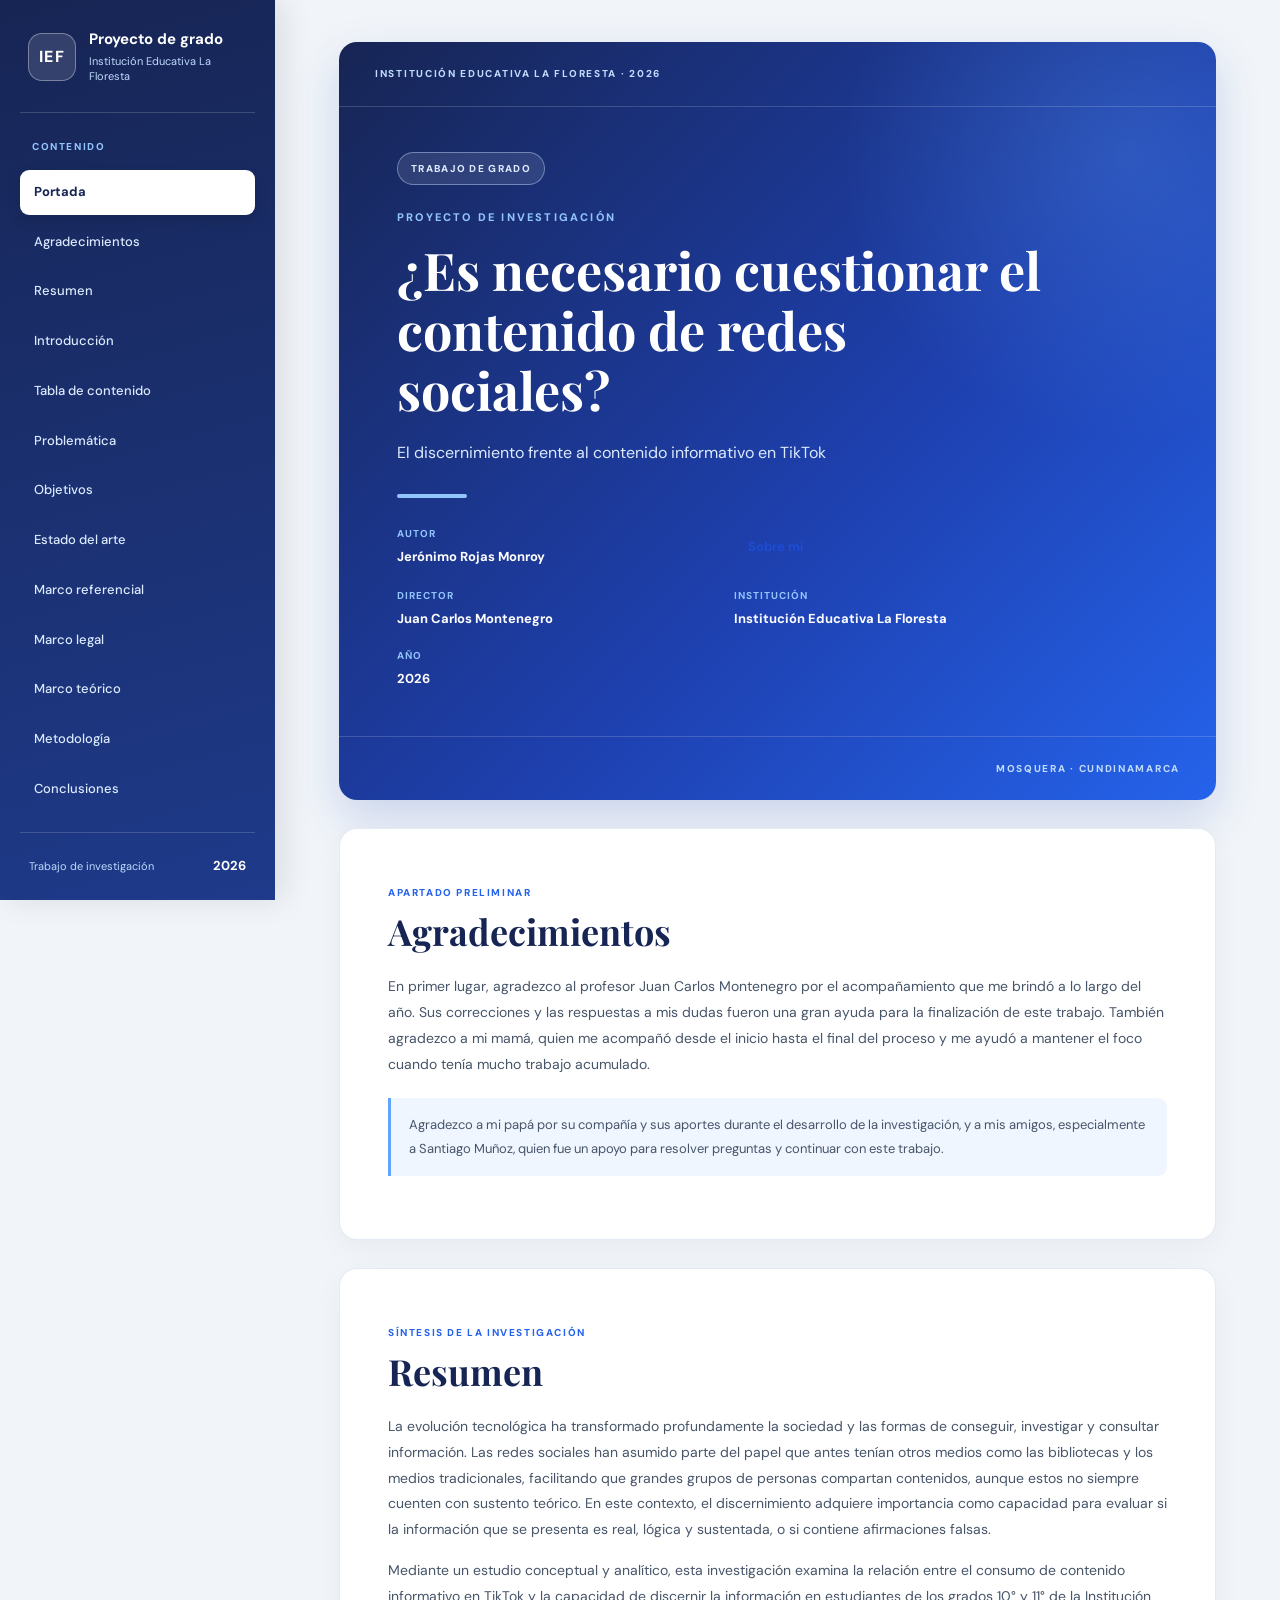
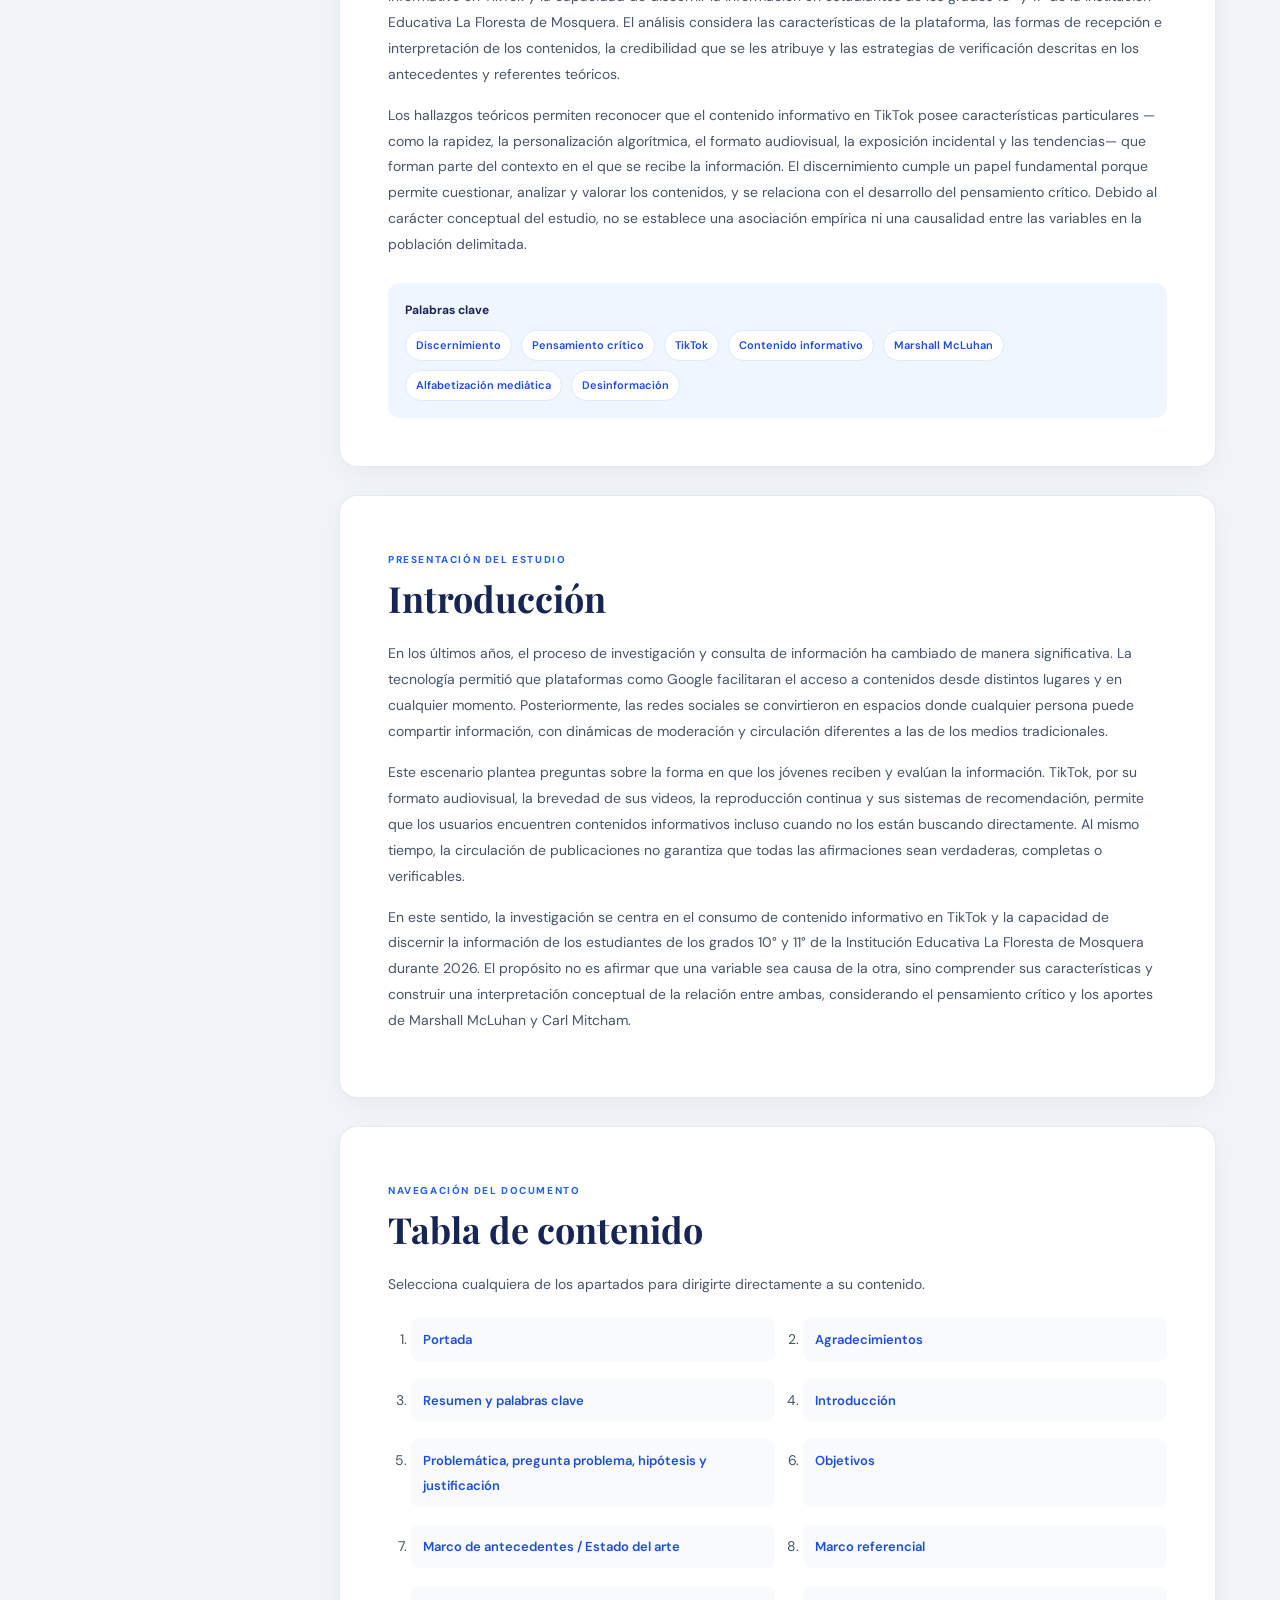
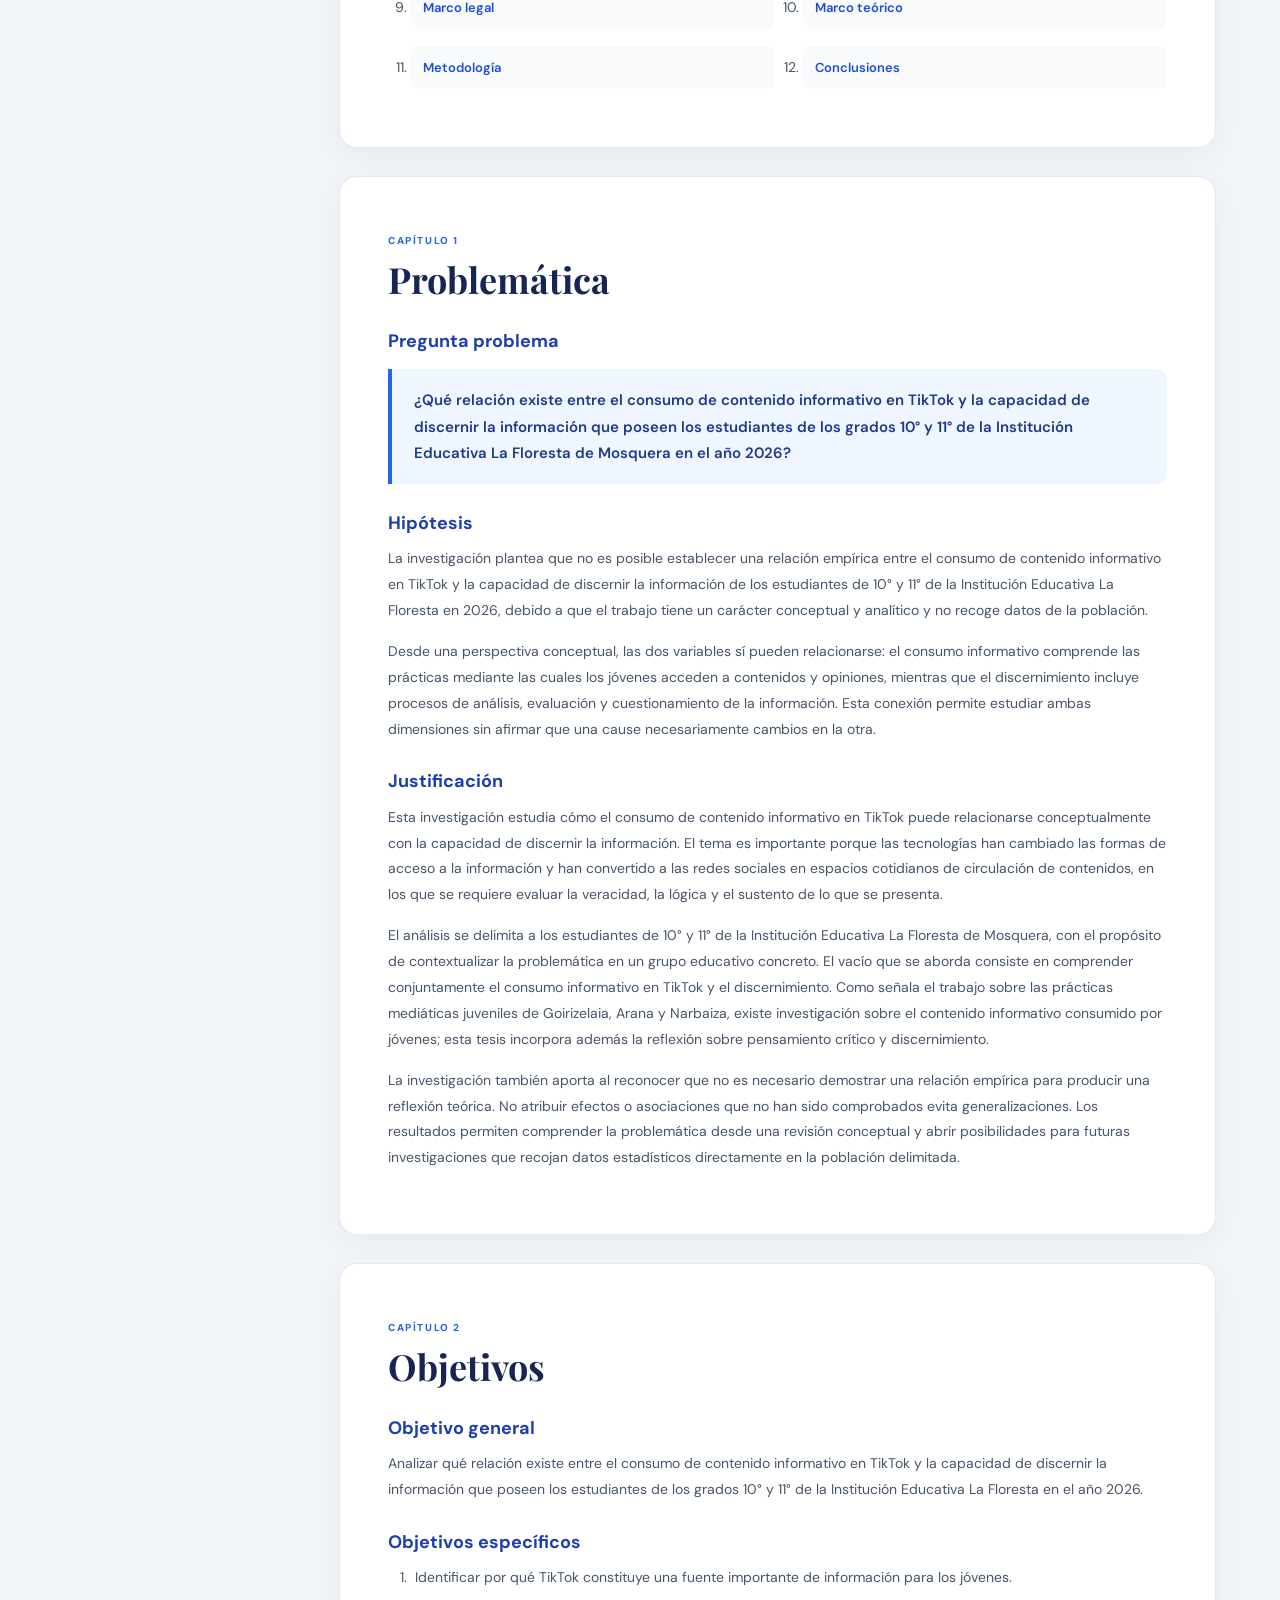
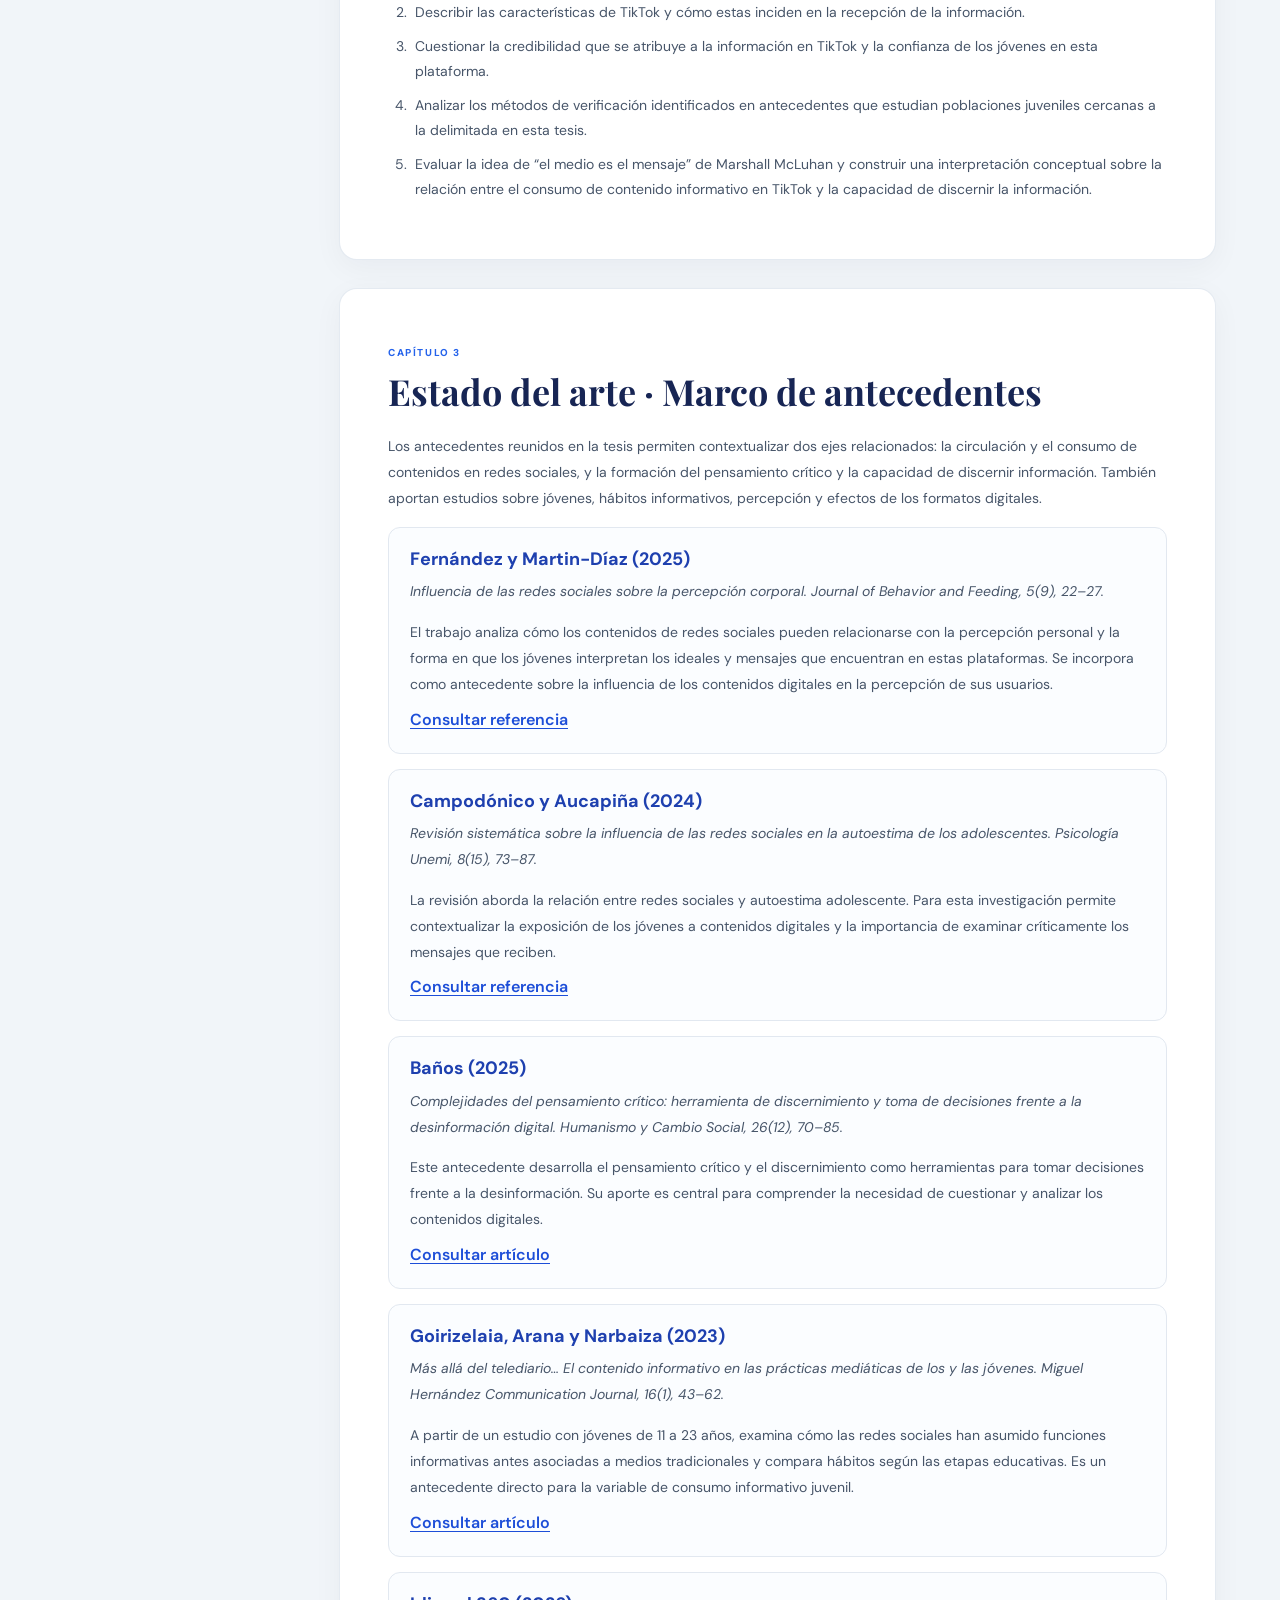
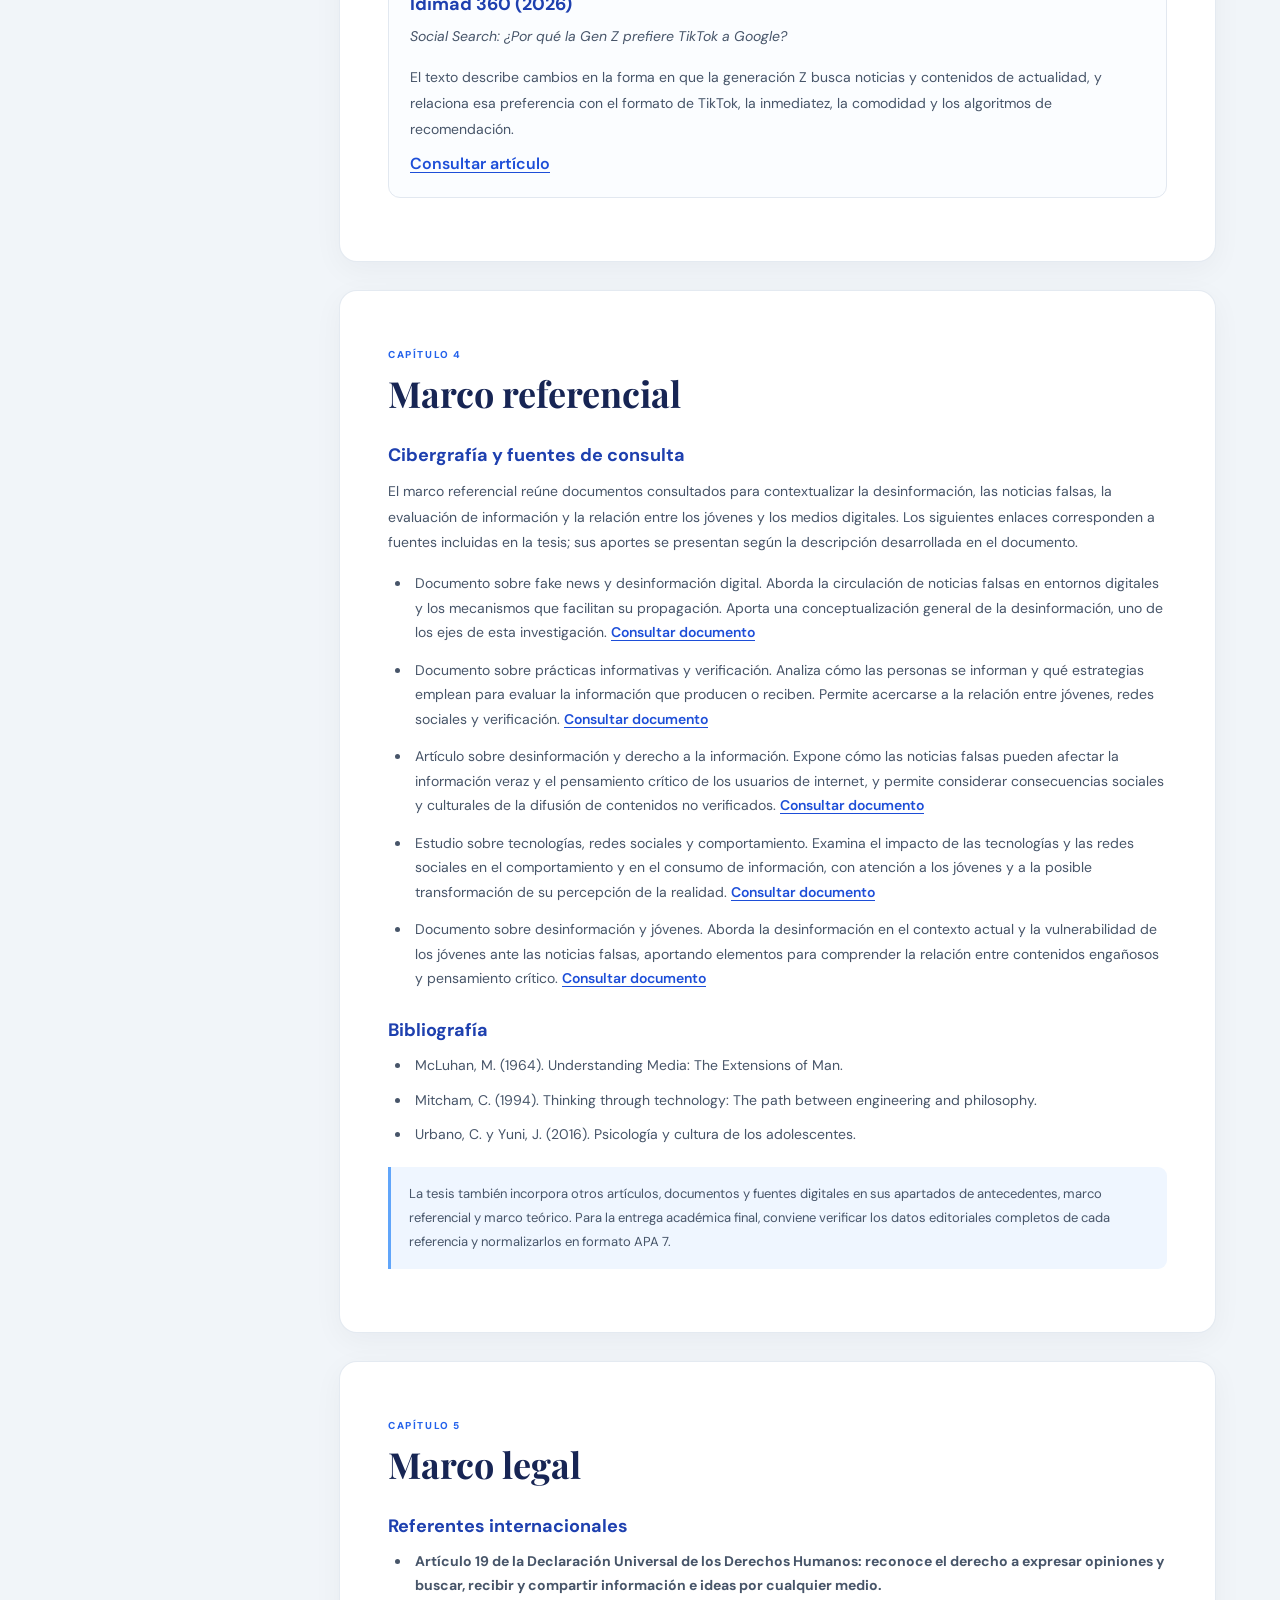
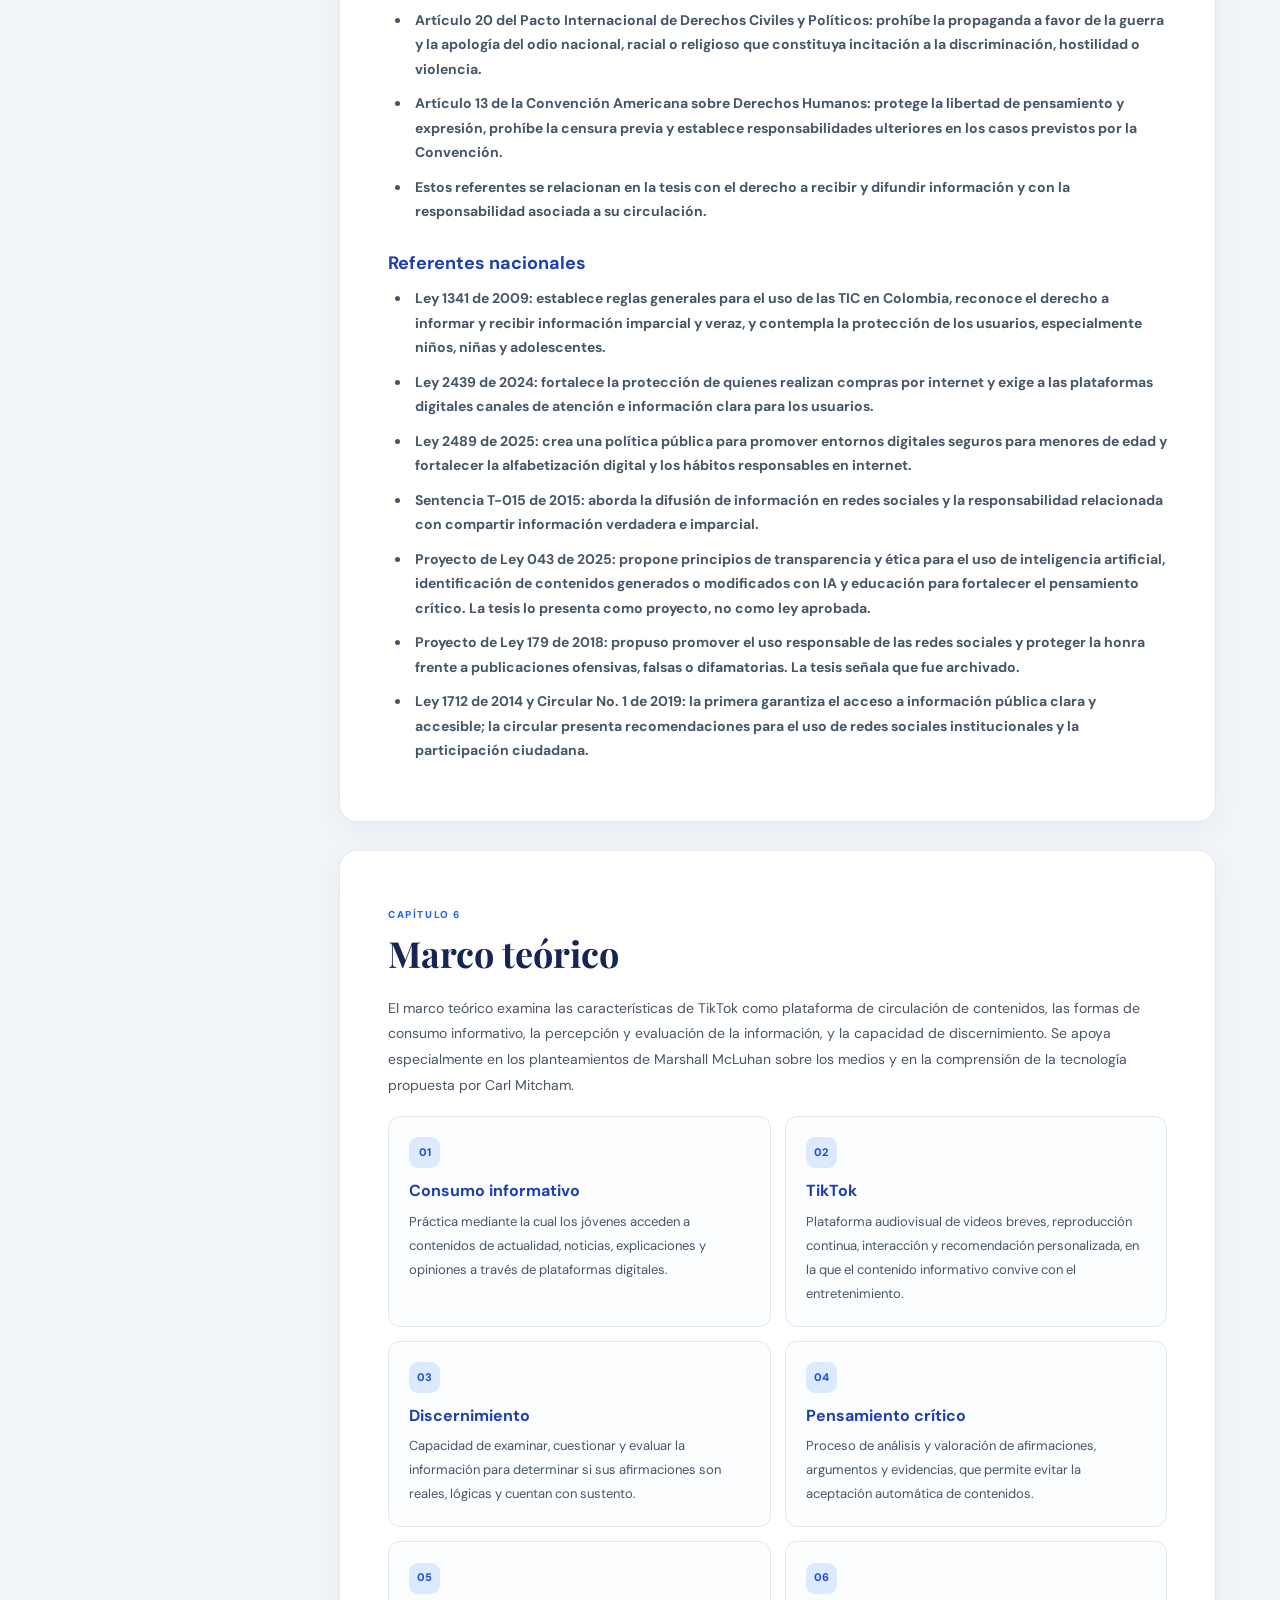
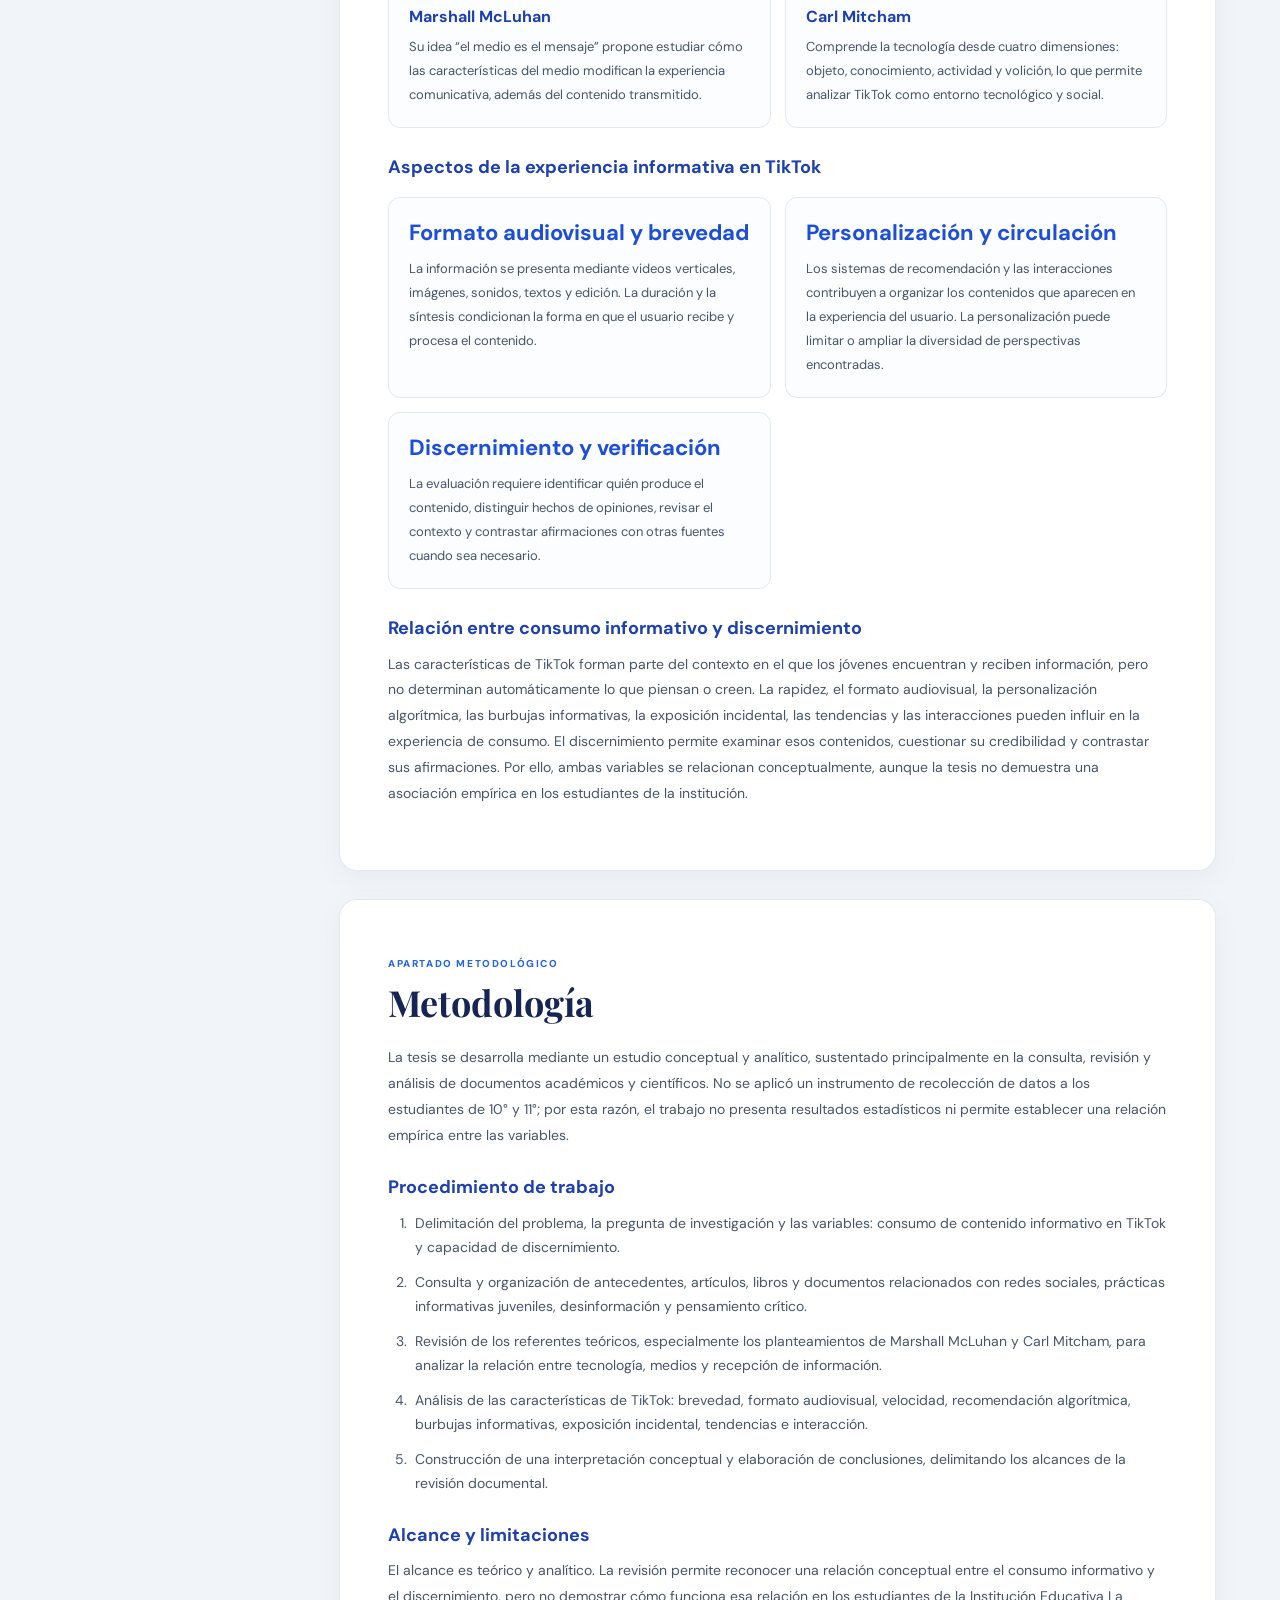
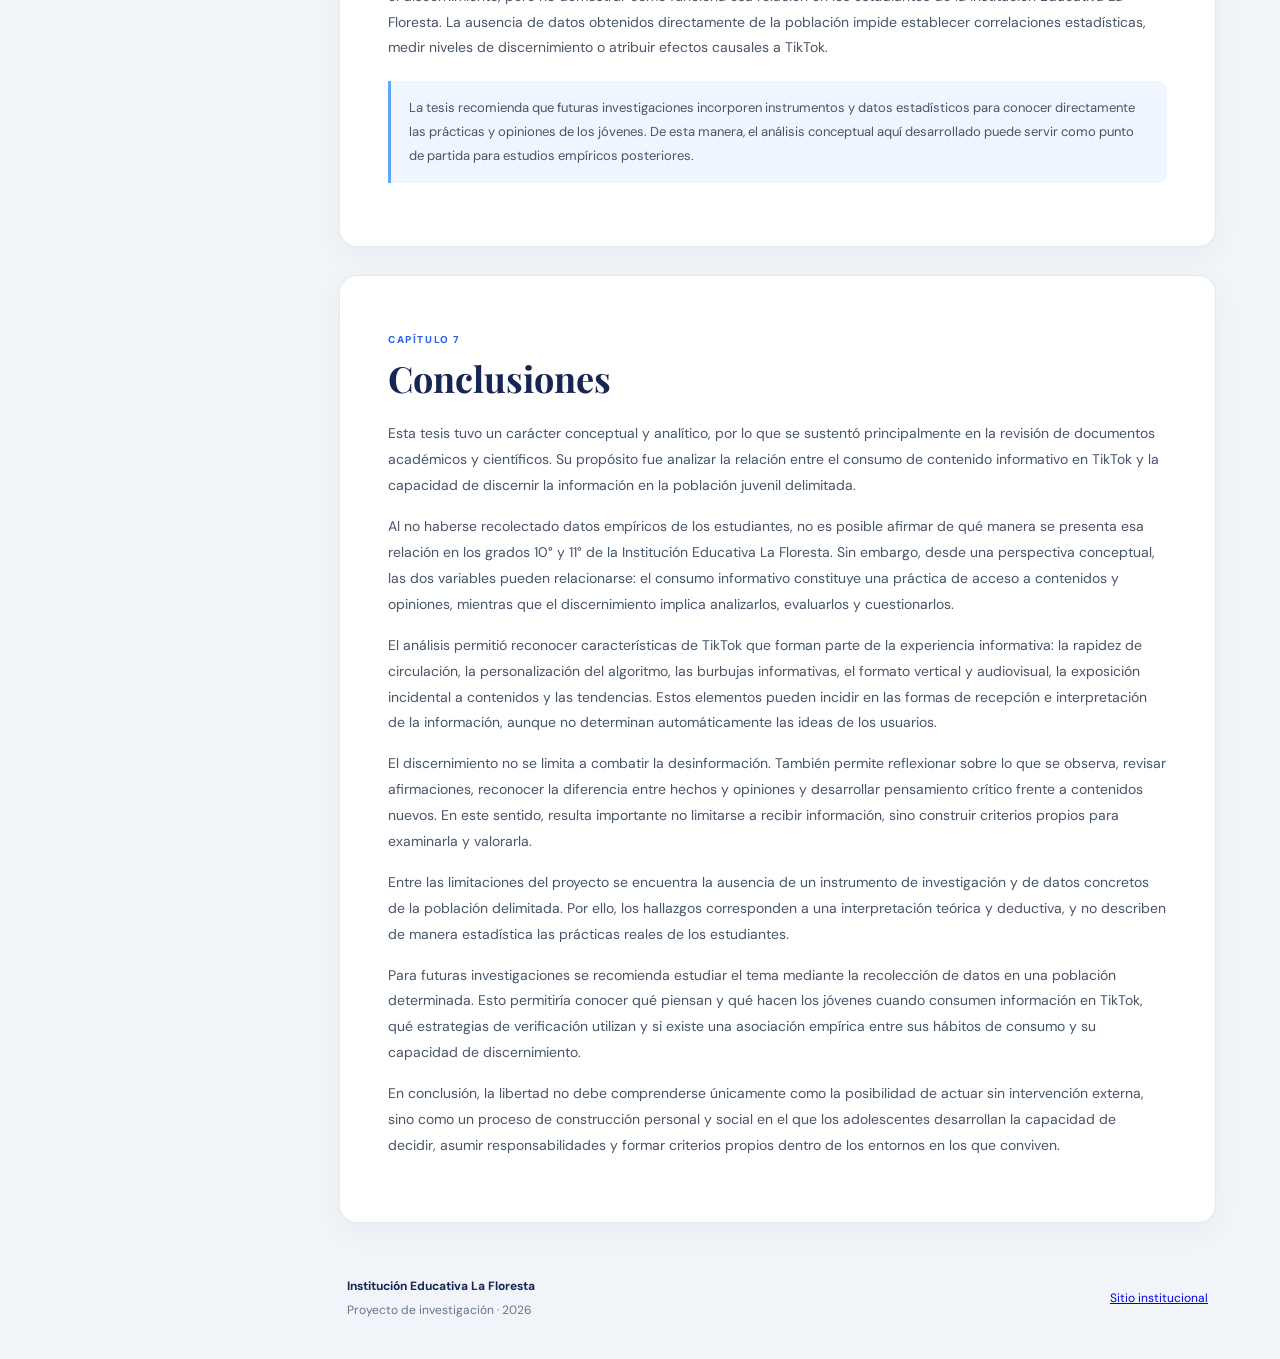
<file: index.html>
<!DOCTYPE html>

<html lang="es">
<head>
<meta charset="utf-8"/>
<meta content="width=device-width, initial-scale=1.0" name="viewport"/>
<meta content="Investigación sobre el consumo de contenido informativo en TikTok y la capacidad de discernimiento de estudiantes de 10° y 11° de la Institución Educativa La Floresta de Mosquera." name="description"/>
<title>Discernimiento frente al contenido informativo en TikTok | Proyecto de investigación</title>
<link href="css/tesis.css" rel="stylesheet"/>
</head>
<body>
<button aria-expanded="false" aria-label="Abrir menú" class="menu-toggle" id="menuToggle">☰</button>
<aside class="sidebar" id="sidebar">
<div class="brand">
<span class="brand-mark">IEF</span>
<div>
<h2>Proyecto de grado</h2>
<p>Institución Educativa La Floresta</p>
</div>
</div>
<nav aria-label="Navegación principal" class="menu">
<p class="menu-label">CONTENIDO</p>
<a class="nav-btn active" href="#portada">Portada</a>
<a class="nav-btn" href="#agradecimientos">Agradecimientos</a>
<a class="nav-btn" href="#resumen">Resumen</a>
<a class="nav-btn" href="#introduccion">Introducción</a>
<a class="nav-btn" href="#tabla-contenido">Tabla de contenido</a>
<a class="nav-btn" href="#problematica">Problemática</a>
<a class="nav-btn" href="#objetivos">Objetivos</a>
<a class="nav-btn" href="#estado-arte">Estado del arte</a>
<a class="nav-btn" href="#marco-referencial">Marco referencial</a>
<a class="nav-btn" href="#marco-legal">Marco legal</a>
<a class="nav-btn" href="#marco-teorico">Marco teórico</a>
<a class="nav-btn" href="#metodologia">Metodología</a>
<a class="nav-btn" href="#conclusiones">Conclusiones</a>
</nav>
<div class="sidebar-bottom">
<span>Trabajo de investigación</span>
<strong>2026</strong>
</div>
</aside>
<main class="main-content">
<section class="content-card cover-card" id="portada">
<div class="cover-topline">INSTITUCIÓN EDUCATIVA LA FLORESTA · 2026</div>
<div class="cover-content">
<span class="badge">TRABAJO DE GRADO</span>
<p class="eyebrow">PROYECTO DE INVESTIGACIÓN</p>
<h1>¿Es necesario cuestionar el contenido de redes sociales?</h1>
<p class="cover-subtitle">El discernimiento frente al contenido informativo en TikTok</p>
<div class="cover-rule"></div>
<div class="cover-meta">
<div><span>Autor</span><strong>Jerónimo Rojas Monroy</strong></div>
<a class="nav-btn" href="Curriculum-vitae.html">Sobre mi</a>
<div><span>Director</span><strong>Juan Carlos Montenegro</strong></div>
<div><span>Institución</span><strong>Institución Educativa La Floresta</strong></div>
<div><span>Año</span><strong>2026</strong></div>
</div>
</div>
<div class="cover-bottom">MOSQUERA · CUNDINAMARCA</div>
</section>
<section class="content-card" id="agradecimientos">
<span class="section-kicker">APARTADO PRELIMINAR</span>
<h2>Agradecimientos</h2>
<p>En primer lugar, agradezco al profesor Juan Carlos Montenegro por el acompañamiento que me brindó a lo largo del año. Sus correcciones y las respuestas a mis dudas fueron una gran ayuda para la finalización de este trabajo. También agradezco a mi mamá, quien me acompañó desde el inicio hasta el final del proceso y me ayudó a mantener el foco cuando tenía mucho trabajo acumulado.</p>
<p class="note">Agradezco a mi papá por su compañía y sus aportes durante el desarrollo de la investigación, y a mis amigos, especialmente a Santiago Muñoz, quien fue un apoyo para resolver preguntas y continuar con este trabajo.</p>
</section>
<section class="content-card" id="resumen">
<span class="section-kicker">SÍNTESIS DE LA INVESTIGACIÓN</span>
<h2>Resumen</h2>
<p>La evolución tecnológica ha transformado profundamente la sociedad y las formas de conseguir, investigar y consultar información. Las redes sociales han asumido parte del papel que antes tenían otros medios como las bibliotecas y los medios tradicionales, facilitando que grandes grupos de personas compartan contenidos, aunque estos no siempre cuenten con sustento teórico. En este contexto, el discernimiento adquiere importancia como capacidad para evaluar si la información que se presenta es real, lógica y sustentada, o si contiene afirmaciones falsas.</p>
<p>Mediante un estudio conceptual y analítico, esta investigación examina la relación entre el consumo de contenido informativo en TikTok y la capacidad de discernir la información en estudiantes de los grados 10° y 11° de la Institución Educativa La Floresta de Mosquera. El análisis considera las características de la plataforma, las formas de recepción e interpretación de los contenidos, la credibilidad que se les atribuye y las estrategias de verificación descritas en los antecedentes y referentes teóricos.</p>
<p>Los hallazgos teóricos permiten reconocer que el contenido informativo en TikTok posee características particulares —como la rapidez, la personalización algorítmica, el formato audiovisual, la exposición incidental y las tendencias— que forman parte del contexto en el que se recibe la información. El discernimiento cumple un papel fundamental porque permite cuestionar, analizar y valorar los contenidos, y se relaciona con el desarrollo del pensamiento crítico. Debido al carácter conceptual del estudio, no se establece una asociación empírica ni una causalidad entre las variables en la población delimitada.</p>
<div class="keywords"><strong>Palabras clave</strong><span>Discernimiento</span><span>Pensamiento crítico</span><span>TikTok</span><span>Contenido informativo</span><span>Marshall McLuhan</span><span>Alfabetización mediática</span><span>Desinformación</span></div>
</section>
<section class="content-card" id="introduccion">
<span class="section-kicker">PRESENTACIÓN DEL ESTUDIO</span>
<h2>Introducción</h2>
<p>En los últimos años, el proceso de investigación y consulta de información ha cambiado de manera significativa. La tecnología permitió que plataformas como Google facilitaran el acceso a contenidos desde distintos lugares y en cualquier momento. Posteriormente, las redes sociales se convirtieron en espacios donde cualquier persona puede compartir información, con dinámicas de moderación y circulación diferentes a las de los medios tradicionales.</p>
<p>Este escenario plantea preguntas sobre la forma en que los jóvenes reciben y evalúan la información. TikTok, por su formato audiovisual, la brevedad de sus videos, la reproducción continua y sus sistemas de recomendación, permite que los usuarios encuentren contenidos informativos incluso cuando no los están buscando directamente. Al mismo tiempo, la circulación de publicaciones no garantiza que todas las afirmaciones sean verdaderas, completas o verificables.</p>
<p>En este sentido, la investigación se centra en el consumo de contenido informativo en TikTok y la capacidad de discernir la información de los estudiantes de los grados 10° y 11° de la Institución Educativa La Floresta de Mosquera durante 2026. El propósito no es afirmar que una variable sea causa de la otra, sino comprender sus características y construir una interpretación conceptual de la relación entre ambas, considerando el pensamiento crítico y los aportes de Marshall McLuhan y Carl Mitcham.</p>
</section>
<section class="content-card" id="tabla-contenido">
<span class="section-kicker">NAVEGACIÓN DEL DOCUMENTO</span>
<h2>Tabla de contenido</h2>
<p>Selecciona cualquiera de los apartados para dirigirte directamente a su contenido.</p>
<ol class="toc-list">
<li><a href="#portada">Portada</a></li>
<li><a href="#agradecimientos">Agradecimientos</a></li>
<li><a href="#resumen">Resumen y palabras clave</a></li>
<li><a href="#introduccion">Introducción</a></li>
<li><a href="#problematica">Problemática, pregunta problema, hipótesis y justificación</a></li>
<li><a href="#objetivos">Objetivos</a></li>
<li><a href="#estado-arte">Marco de antecedentes / Estado del arte</a></li>
<li><a href="#marco-referencial">Marco referencial</a></li>
<li><a href="#marco-legal">Marco legal</a></li>
<li><a href="#marco-teorico">Marco teórico</a></li>
<li><a href="#metodologia">Metodología</a></li>
<li><a href="#conclusiones">Conclusiones</a></li>
</ol>
</section>
<section class="content-card" id="problematica">
<span class="section-kicker">CAPÍTULO 1</span>
<h2>Problemática</h2>
<h3>Pregunta problema</h3>
<blockquote>¿Qué relación existe entre el consumo de contenido informativo en TikTok y la capacidad de discernir la información que poseen los estudiantes de los grados 10° y 11° de la Institución Educativa La Floresta de Mosquera en el año 2026?</blockquote>
<h3>Hipótesis</h3>
<p>La investigación plantea que no es posible establecer una relación empírica entre el consumo de contenido informativo en TikTok y la capacidad de discernir la información de los estudiantes de 10° y 11° de la Institución Educativa La Floresta en 2026, debido a que el trabajo tiene un carácter conceptual y analítico y no recoge datos de la población.</p>
<p>Desde una perspectiva conceptual, las dos variables sí pueden relacionarse: el consumo informativo comprende las prácticas mediante las cuales los jóvenes acceden a contenidos y opiniones, mientras que el discernimiento incluye procesos de análisis, evaluación y cuestionamiento de la información. Esta conexión permite estudiar ambas dimensiones sin afirmar que una cause necesariamente cambios en la otra.</p>
<h3>Justificación</h3>
<p>Esta investigación estudia cómo el consumo de contenido informativo en TikTok puede relacionarse conceptualmente con la capacidad de discernir la información. El tema es importante porque las tecnologías han cambiado las formas de acceso a la información y han convertido a las redes sociales en espacios cotidianos de circulación de contenidos, en los que se requiere evaluar la veracidad, la lógica y el sustento de lo que se presenta.</p>
<p>El análisis se delimita a los estudiantes de 10° y 11° de la Institución Educativa La Floresta de Mosquera, con el propósito de contextualizar la problemática en un grupo educativo concreto. El vacío que se aborda consiste en comprender conjuntamente el consumo informativo en TikTok y el discernimiento. Como señala el trabajo sobre las prácticas mediáticas juveniles de Goirizelaia, Arana y Narbaiza, existe investigación sobre el contenido informativo consumido por jóvenes; esta tesis incorpora además la reflexión sobre pensamiento crítico y discernimiento.</p>
<p>La investigación también aporta al reconocer que no es necesario demostrar una relación empírica para producir una reflexión teórica. No atribuir efectos o asociaciones que no han sido comprobados evita generalizaciones. Los resultados permiten comprender la problemática desde una revisión conceptual y abrir posibilidades para futuras investigaciones que recojan datos estadísticos directamente en la población delimitada.</p>
</section>
<section class="content-card" id="objetivos">
<span class="section-kicker">CAPÍTULO 2</span>
<h2>Objetivos</h2>
<h3>Objetivo general</h3>
<p>Analizar qué relación existe entre el consumo de contenido informativo en TikTok y la capacidad de discernir la información que poseen los estudiantes de los grados 10° y 11° de la Institución Educativa La Floresta en el año 2026.</p>
<h3>Objetivos específicos</h3>
<ol>
<li>Identificar por qué TikTok constituye una fuente importante de información para los jóvenes.</li>
<li>Describir las características de TikTok y cómo estas inciden en la recepción de la información.</li>
<li>Cuestionar la credibilidad que se atribuye a la información en TikTok y la confianza de los jóvenes en esta plataforma.</li>
<li>Analizar los métodos de verificación identificados en antecedentes que estudian poblaciones juveniles cercanas a la delimitada en esta tesis.</li>
<li>Evaluar la idea de “el medio es el mensaje” de Marshall McLuhan y construir una interpretación conceptual sobre la relación entre el consumo de contenido informativo en TikTok y la capacidad de discernir la información.</li>
</ol>
</section>
<section class="content-card" id="estado-arte">
<span class="section-kicker">CAPÍTULO 3</span>
<h2>Estado del arte · Marco de antecedentes</h2>
<p>Los antecedentes reunidos en la tesis permiten contextualizar dos ejes relacionados: la circulación y el consumo de contenidos en redes sociales, y la formación del pensamiento crítico y la capacidad de discernir información. También aportan estudios sobre jóvenes, hábitos informativos, percepción y efectos de los formatos digitales.</p>
<div class="reference-item">
<h3>Fernández y Martin-Díaz (2025)</h3>
<p><em>Influencia de las redes sociales sobre la percepción corporal. Journal of Behavior and Feeding, 5(9), 22–27.</em></p>
<p>El trabajo analiza cómo los contenidos de redes sociales pueden relacionarse con la percepción personal y la forma en que los jóvenes interpretan los ideales y mensajes que encuentran en estas plataformas. Se incorpora como antecedente sobre la influencia de los contenidos digitales en la percepción de sus usuarios.</p>
<a href="#" rel="noopener" target="_blank">Consultar referencia</a>
</div>
<div class="reference-item">
<h3>Campodónico y Aucapiña (2024)</h3>
<p><em>Revisión sistemática sobre la influencia de las redes sociales en la autoestima de los adolescentes. Psicología Unemi, 8(15), 73–87.</em></p>
<p>La revisión aborda la relación entre redes sociales y autoestima adolescente. Para esta investigación permite contextualizar la exposición de los jóvenes a contenidos digitales y la importancia de examinar críticamente los mensajes que reciben.</p>
<a href="#" rel="noopener" target="_blank">Consultar referencia</a>
</div>
<div class="reference-item">
<h3>Baños (2025)</h3>
<p><em>Complejidades del pensamiento crítico: herramienta de discernimiento y toma de decisiones frente a la desinformación digital. Humanismo y Cambio Social, 26(12), 70–85.</em></p>
<p>Este antecedente desarrolla el pensamiento crítico y el discernimiento como herramientas para tomar decisiones frente a la desinformación. Su aporte es central para comprender la necesidad de cuestionar y analizar los contenidos digitales.</p>
<a href="#" rel="noopener" target="_blank">Consultar artículo</a>
</div>
<div class="reference-item">
<h3>Goirizelaia, Arana y Narbaiza (2023)</h3>
<p><em>Más allá del telediario… El contenido informativo en las prácticas mediáticas de los y las jóvenes. Miguel Hernández Communication Journal, 16(1), 43–62.</em></p>
<p>A partir de un estudio con jóvenes de 11 a 23 años, examina cómo las redes sociales han asumido funciones informativas antes asociadas a medios tradicionales y compara hábitos según las etapas educativas. Es un antecedente directo para la variable de consumo informativo juvenil.</p>
<a href="https://doi.org/10.21134/t3d4j757" rel="noopener" target="_blank">Consultar artículo</a>
</div>
<div class="reference-item">
<h3>Idimad 360 (2026)</h3>
<p><em>Social Search: ¿Por qué la Gen Z prefiere TikTok a Google?</em></p>
<p>El texto describe cambios en la forma en que la generación Z busca noticias y contenidos de actualidad, y relaciona esa preferencia con el formato de TikTok, la inmediatez, la comodidad y los algoritmos de recomendación.</p>
<a href="https://idimad360.com/social-search-tiktok-vs-google/" rel="noopener" target="_blank">Consultar artículo</a>
</div>
</section>
<section class="content-card" id="marco-referencial">
<span class="section-kicker">CAPÍTULO 4</span>
<h2>Marco referencial</h2>
<h3>Cibergrafía y fuentes de consulta</h3>
<p>El marco referencial reúne documentos consultados para contextualizar la desinformación, las noticias falsas, la evaluación de información y la relación entre los jóvenes y los medios digitales. Los siguientes enlaces corresponden a fuentes incluidas en la tesis; sus aportes se presentan según la descripción desarrollada en el documento.</p>
<ul class="source-list">
<li>Documento sobre fake news y desinformación digital. Aborda la circulación de noticias falsas en entornos digitales y los mecanismos que facilitan su propagación. Aporta una conceptualización general de la desinformación, uno de los ejes de esta investigación. <em></em><a href="https://www.redalyc.org/pdf/6957/695778718001.pdf" rel="noopener" target="_blank">Consultar documento</a></li>
<li>Documento sobre prácticas informativas y verificación. Analiza cómo las personas se informan y qué estrategias emplean para evaluar la información que producen o reciben. Permite acercarse a la relación entre jóvenes, redes sociales y verificación. <em></em><a href="https://revistasdigitales.uniboyaca.edu.co/index.php/Cubun/article/view/1304/950" rel="noopener" target="_blank">Consultar documento</a></li>
<li>Artículo sobre desinformación y derecho a la información. Expone cómo las noticias falsas pueden afectar la información veraz y el pensamiento crítico de los usuarios de internet, y permite considerar consecuencias sociales y culturales de la difusión de contenidos no verificados. <em></em><a href="https://revistas.juridicas.unam.mx/index.php/derecho-informacion/article/view/17469/17872" rel="noopener" target="_blank">Consultar documento</a></li>
<li>Estudio sobre tecnologías, redes sociales y comportamiento. Examina el impacto de las tecnologías y las redes sociales en el comportamiento y en el consumo de información, con atención a los jóvenes y a la posible transformación de su percepción de la realidad. <em></em><a href="https://revistaespacios.com/a23v44n05/a23v44n05p04.pdf" rel="noopener" target="_blank">Consultar documento</a></li>
<li>Documento sobre desinformación y jóvenes. Aborda la desinformación en el contexto actual y la vulnerabilidad de los jóvenes ante las noticias falsas, aportando elementos para comprender la relación entre contenidos engañosos y pensamiento crítico. <em></em><a href="https://sedici.unlp.edu.ar/bitstream/handle/10915/143673/Documento_completo.pdf-PDFA.pdf?sequence=1&amp;isAllowed=y" rel="noopener" target="_blank">Consultar documento</a></li>
</ul>
<h3>Bibliografía</h3>
<ul>
<li>McLuhan, M. (1964). Understanding Media: The Extensions of Man.<em></em></li>
<li>Mitcham, C. (1994). Thinking through technology: The path between engineering and philosophy.<em></em></li>
<li>Urbano, C. y Yuni, J. (2016). Psicología y cultura de los adolescentes.<em></em></li>
</ul>
<p class="note">La tesis también incorpora otros artículos, documentos y fuentes digitales en sus apartados de antecedentes, marco referencial y marco teórico. Para la entrega académica final, conviene verificar los datos editoriales completos de cada referencia y normalizarlos en formato APA 7.</p>
</section>
<section class="content-card" id="marco-legal">
<span class="section-kicker">CAPÍTULO 5</span>
<h2>Marco legal</h2>
<h3>Referentes internacionales</h3>
<ul>
<li><strong>Artículo 19 de la Declaración Universal de los Derechos Humanos: reconoce el derecho a expresar opiniones y buscar, recibir y compartir información e ideas por cualquier medio.</strong></li>
<li><strong>Artículo 20 del Pacto Internacional de Derechos Civiles y Políticos: prohíbe la propaganda a favor de la guerra y la apología del odio nacional, racial o religioso que constituya incitación a la discriminación, hostilidad o violencia.</strong></li>
<li><strong>Artículo 13 de la Convención Americana sobre Derechos Humanos: protege la libertad de pensamiento y expresión, prohíbe la censura previa y establece responsabilidades ulteriores en los casos previstos por la Convención.</strong></li>
<li><strong>Estos referentes se relacionan en la tesis con el derecho a recibir y difundir información y con la responsabilidad asociada a su circulación.</strong></li>
</ul>
<h3>Referentes nacionales</h3>
<ul>
<li><strong>Ley 1341 de 2009: establece reglas generales para el uso de las TIC en Colombia, reconoce el derecho a informar y recibir información imparcial y veraz, y contempla la protección de los usuarios, especialmente niños, niñas y adolescentes.</strong></li>
<li><strong>Ley 2439 de 2024: fortalece la protección de quienes realizan compras por internet y exige a las plataformas digitales canales de atención e información clara para los usuarios.</strong></li>
<li><strong>Ley 2489 de 2025: crea una política pública para promover entornos digitales seguros para menores de edad y fortalecer la alfabetización digital y los hábitos responsables en internet.</strong></li>
<li><strong>Sentencia T-015 de 2015: aborda la difusión de información en redes sociales y la responsabilidad relacionada con compartir información verdadera e imparcial.</strong></li>
<li><strong>Proyecto de Ley 043 de 2025: propone principios de transparencia y ética para el uso de inteligencia artificial, identificación de contenidos generados o modificados con IA y educación para fortalecer el pensamiento crítico. La tesis lo presenta como proyecto, no como ley aprobada.</strong></li>
<li><strong>Proyecto de Ley 179 de 2018: propuso promover el uso responsable de las redes sociales y proteger la honra frente a publicaciones ofensivas, falsas o difamatorias. La tesis señala que fue archivado.</strong></li>
<li><strong>Ley 1712 de 2014 y Circular No. 1 de 2019: la primera garantiza el acceso a información pública clara y accesible; la circular presenta recomendaciones para el uso de redes sociales institucionales y la participación ciudadana.</strong></li>
</ul>
</section>
<section class="content-card" id="marco-teorico">
<span class="section-kicker">CAPÍTULO 6</span>
<h2>Marco teórico</h2>
<p>El marco teórico examina las características de TikTok como plataforma de circulación de contenidos, las formas de consumo informativo, la percepción y evaluación de la información, y la capacidad de discernimiento. Se apoya especialmente en los planteamientos de Marshall McLuhan sobre los medios y en la comprensión de la tecnología propuesta por Carl Mitcham.</p>
<div class="concept-grid">
<article class="concept-box"><span>01</span><h3>Consumo informativo</h3><p>Práctica mediante la cual los jóvenes acceden a contenidos de actualidad, noticias, explicaciones y opiniones a través de plataformas digitales.</p></article>
<article class="concept-box"><span>02</span><h3>TikTok</h3><p>Plataforma audiovisual de videos breves, reproducción continua, interacción y recomendación personalizada, en la que el contenido informativo convive con el entretenimiento.</p></article>
<article class="concept-box"><span>03</span><h3>Discernimiento</h3><p>Capacidad de examinar, cuestionar y evaluar la información para determinar si sus afirmaciones son reales, lógicas y cuentan con sustento.</p></article>
<article class="concept-box"><span>04</span><h3>Pensamiento crítico</h3><p>Proceso de análisis y valoración de afirmaciones, argumentos y evidencias, que permite evitar la aceptación automática de contenidos.</p></article>
<article class="concept-box"><span>05</span><h3>Marshall McLuhan</h3><p>Su idea “el medio es el mensaje” propone estudiar cómo las características del medio modifican la experiencia comunicativa, además del contenido transmitido.</p></article>
<article class="concept-box"><span>06</span><h3>Carl Mitcham</h3><p>Comprende la tecnología desde cuatro dimensiones: objeto, conocimiento, actividad y volición, lo que permite analizar TikTok como entorno tecnológico y social.</p></article>
</div>
<h3>Aspectos de la experiencia informativa en TikTok</h3>
<div class="dimension-grid">
<article><h4>Formato audiovisual y brevedad</h4><p>La información se presenta mediante videos verticales, imágenes, sonidos, textos y edición. La duración y la síntesis condicionan la forma en que el usuario recibe y procesa el contenido.</p></article>
<article><h4>Personalización y circulación</h4><p>Los sistemas de recomendación y las interacciones contribuyen a organizar los contenidos que aparecen en la experiencia del usuario. La personalización puede limitar o ampliar la diversidad de perspectivas encontradas.</p></article>
<article><h4>Discernimiento y verificación</h4><p>La evaluación requiere identificar quién produce el contenido, distinguir hechos de opiniones, revisar el contexto y contrastar afirmaciones con otras fuentes cuando sea necesario.</p></article>
</div>
<h3>Relación entre consumo informativo y discernimiento</h3>
<p>Las características de TikTok forman parte del contexto en el que los jóvenes encuentran y reciben información, pero no determinan automáticamente lo que piensan o creen. La rapidez, el formato audiovisual, la personalización algorítmica, las burbujas informativas, la exposición incidental, las tendencias y las interacciones pueden influir en la experiencia de consumo. El discernimiento permite examinar esos contenidos, cuestionar su credibilidad y contrastar sus afirmaciones. Por ello, ambas variables se relacionan conceptualmente, aunque la tesis no demuestra una asociación empírica en los estudiantes de la institución.</p>
</section>
<section class="content-card" id="metodologia">
<span class="section-kicker">APARTADO METODOLÓGICO</span>
<h2>Metodología</h2>
<p>La tesis se desarrolla mediante un estudio conceptual y analítico, sustentado principalmente en la consulta, revisión y análisis de documentos académicos y científicos. No se aplicó un instrumento de recolección de datos a los estudiantes de 10° y 11°; por esta razón, el trabajo no presenta resultados estadísticos ni permite establecer una relación empírica entre las variables.<strong></strong></p>
<h3>Procedimiento de trabajo</h3>
<ol>
<li>Delimitación del problema, la pregunta de investigación y las variables: consumo de contenido informativo en TikTok y capacidad de discernimiento.</li>
<li>Consulta y organización de antecedentes, artículos, libros y documentos relacionados con redes sociales, prácticas informativas juveniles, desinformación y pensamiento crítico.</li>
<li>Revisión de los referentes teóricos, especialmente los planteamientos de Marshall McLuhan y Carl Mitcham, para analizar la relación entre tecnología, medios y recepción de información.</li>
<li>Análisis de las características de TikTok: brevedad, formato audiovisual, velocidad, recomendación algorítmica, burbujas informativas, exposición incidental, tendencias e interacción.</li>
<li>Construcción de una interpretación conceptual y elaboración de conclusiones, delimitando los alcances de la revisión documental.</li>
</ol>
<h3>Alcance y limitaciones</h3>
<p>El alcance es teórico y analítico. La revisión permite reconocer una relación conceptual entre el consumo informativo y el discernimiento, pero no demostrar cómo funciona esa relación en los estudiantes de la Institución Educativa La Floresta. La ausencia de datos obtenidos directamente de la población impide establecer correlaciones estadísticas, medir niveles de discernimiento o atribuir efectos causales a TikTok.</p>
<p class="note">La tesis recomienda que futuras investigaciones incorporen instrumentos y datos estadísticos para conocer directamente las prácticas y opiniones de los jóvenes. De esta manera, el análisis conceptual aquí desarrollado puede servir como punto de partida para estudios empíricos posteriores.</p>
</section>
<section class="content-card" id="conclusiones">
<span class="section-kicker">CAPÍTULO 7</span>
<h2>Conclusiones</h2>
<p>Esta tesis tuvo un carácter conceptual y analítico, por lo que se sustentó principalmente en la revisión de documentos académicos y científicos. Su propósito fue analizar la relación entre el consumo de contenido informativo en TikTok y la capacidad de discernir la información en la población juvenil delimitada.</p>
<p>Al no haberse recolectado datos empíricos de los estudiantes, no es posible afirmar de qué manera se presenta esa relación en los grados 10° y 11° de la Institución Educativa La Floresta. Sin embargo, desde una perspectiva conceptual, las dos variables pueden relacionarse: el consumo informativo constituye una práctica de acceso a contenidos y opiniones, mientras que el discernimiento implica analizarlos, evaluarlos y cuestionarlos.</p>
<p>El análisis permitió reconocer características de TikTok que forman parte de la experiencia informativa: la rapidez de circulación, la personalización del algoritmo, las burbujas informativas, el formato vertical y audiovisual, la exposición incidental a contenidos y las tendencias. Estos elementos pueden incidir en las formas de recepción e interpretación de la información, aunque no determinan automáticamente las ideas de los usuarios.</p>
<p>El discernimiento no se limita a combatir la desinformación. También permite reflexionar sobre lo que se observa, revisar afirmaciones, reconocer la diferencia entre hechos y opiniones y desarrollar pensamiento crítico frente a contenidos nuevos. En este sentido, resulta importante no limitarse a recibir información, sino construir criterios propios para examinarla y valorarla.</p>
<p>Entre las limitaciones del proyecto se encuentra la ausencia de un instrumento de investigación y de datos concretos de la población delimitada. Por ello, los hallazgos corresponden a una interpretación teórica y deductiva, y no describen de manera estadística las prácticas reales de los estudiantes.</p>
<p>Para futuras investigaciones se recomienda estudiar el tema mediante la recolección de datos en una población determinada. Esto permitiría conocer qué piensan y qué hacen los jóvenes cuando consumen información en TikTok, qué estrategias de verificación utilizan y si existe una asociación empírica entre sus hábitos de consumo y su capacidad de discernimiento.</p>
<p>En conclusión, la libertad no debe comprenderse únicamente como la posibilidad de actuar sin intervención externa, sino como un proceso de construcción personal y social en el que los adolescentes desarrollan la capacidad de decidir, asumir responsabilidades y formar criterios propios dentro de los entornos en los que conviven.</p>
</section>
<footer class="site-footer">
<div>
<strong>Institución Educativa La Floresta</strong>
<p>Proyecto de investigación · 2026</p>
</div>
<a href="https://ieflafloresta.edu.co/cms" rel="noopener" target="_blank">Sitio institucional</a>
</footer>
</main>
<button aria-label="Volver arriba" class="back-to-top" id="backToTop">↑</button>
<script src="js/tesis.js"></script>
</body>
</html>
</file>
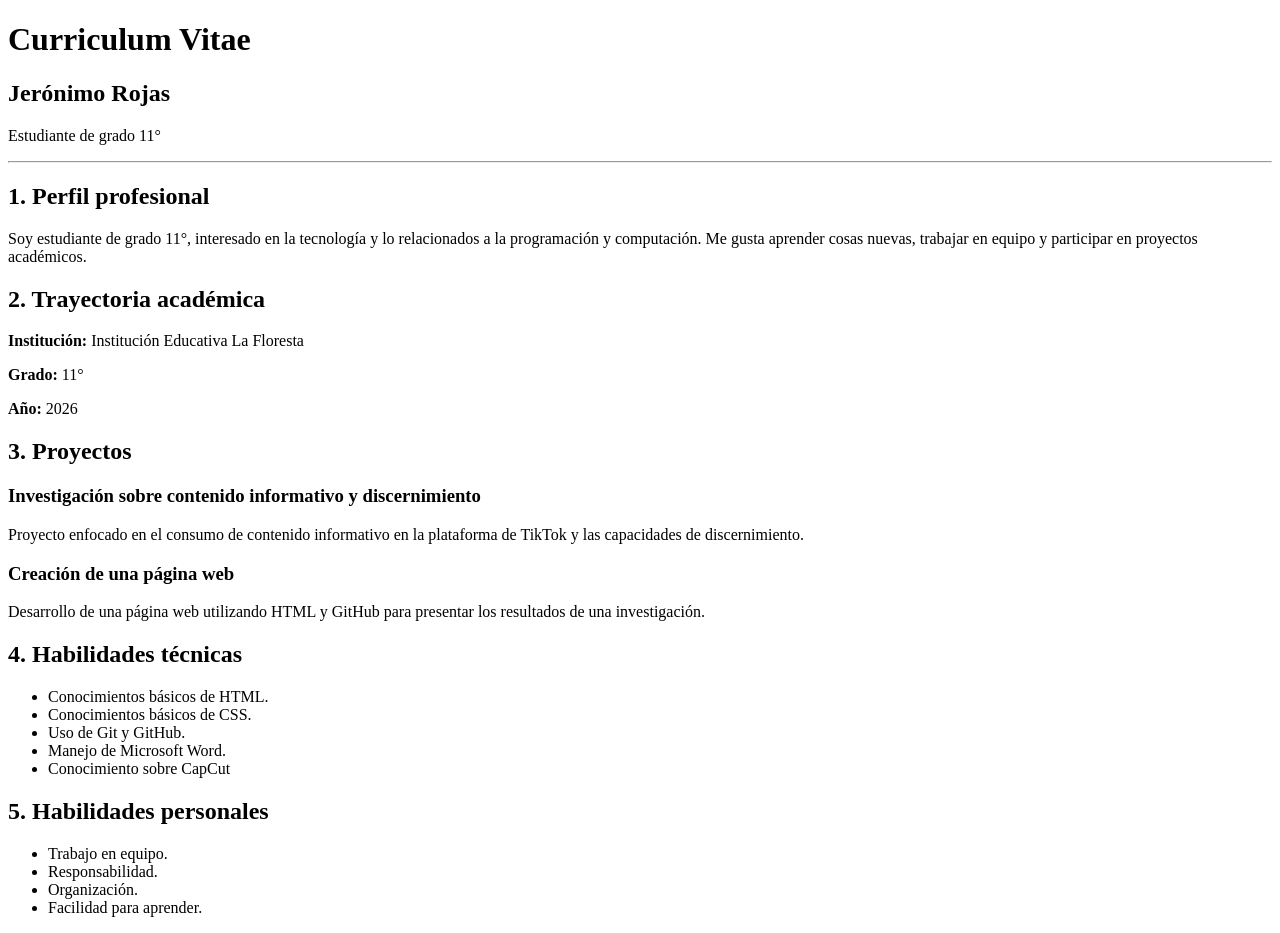
<file: Curriculum-vitae.html>
<!DOCTYPE html>
<html lang="es">
<head>
    <meta charset="UTF-8">
    <title>Mi Curriculum Vitae</title>
</head>
<body>

    <h1>Curriculum Vitae</h1>
    <h2>Jerónimo Rojas</h2>
    <p>Estudiante de grado 11°</p>

    <hr>

    <h2>1. Perfil profesional</h2>
    <p>
        Soy estudiante de grado 11°, interesado en la tecnología y lo relacionados a la programación y computación.
        Me gusta aprender cosas nuevas, trabajar en equipo
        y participar en proyectos académicos.
    </p>

    <h2>2. Trayectoria académica</h2>
    <p><b>Institución:</b> Institución Educativa La Floresta</p>
    <p><b>Grado:</b> 11°</p>
    <p><b>Año:</b> 2026</p>

    <h2>3. Proyectos</h2>

    <h3>Investigación sobre contenido informativo y discernimiento</h3>
    <p>
        Proyecto enfocado en el consumo de contenido informativo en la plataforma
        de TikTok y las capacidades de discernimiento.
    </p>

    <h3>Creación de una página web</h3>
    <p>
        Desarrollo de una página web utilizando HTML y GitHub
        para presentar los resultados de una investigación.
    </p>

    <h2>4. Habilidades técnicas</h2>
    <ul>
        <li>Conocimientos básicos de HTML.</li>
        <li>Conocimientos básicos de CSS.</li>
        <li>Uso de Git y GitHub.</li>
        <li>Manejo de Microsoft Word.</li>
        <li>Conocimiento sobre CapCut</li>
    </ul>

    <h2>5. Habilidades personales</h2>
    <ul>
        <li>Trabajo en equipo.</li>
        <li>Responsabilidad.</li>
        <li>Organización.</li>
        <li>Facilidad para aprender.</li>
    </ul>

</body>
</html>
</file>
<file: css/tesis.css>
@import url('https://fonts.googleapis.com/css2?family=DM+Sans:wght@400;500;600;700;800&family=Playfair+Display:wght@600;700;800&display=swap');

:root {
    --navy: #172554;
    --blue: #2563eb;
    --blue-dark: #1d4ed8;
    --ink: #243047;
    --muted: #64748b;
    --paper: #ffffff;
    --background: #f1f5f9;
    --line: #e2e8f0;
    --soft-blue: #eff6ff;
    --sidebar-width: 275px;
}

* {
    margin: 0;
    padding: 0;
    box-sizing: border-box;
}

html {
    scroll-behavior: smooth;
    scroll-padding-top: 28px;
}

body {
    min-height: 100vh;
    background: var(--background);
    color: var(--ink);
    font-family: 'DM Sans', Arial, sans-serif;
    line-height: 1.75;
}

/* Barra lateral */
.sidebar {
    position: fixed;
    inset: 0 auto 0 0;
    z-index: 1000;
    display: flex;
    flex-direction: column;
    width: var(--sidebar-width);
    height: 100vh;
    padding: 30px 20px 22px;
    overflow-y: auto;
    color: #eaf1ff;
    background: linear-gradient(165deg, #172554 0%, #1e3a8a 100%);
    box-shadow: 8px 0 28px rgba(15, 23, 42, .10);
}

.brand {
    display: flex;
    align-items: center;
    gap: 13px;
    padding: 0 8px 28px;
    border-bottom: 1px solid rgba(255,255,255,.16);
}

.brand-mark {
    display: grid;
    flex: 0 0 48px;
    width: 48px;
    height: 48px;
    place-items: center;
    border: 1px solid rgba(255,255,255,.35);
    border-radius: 14px;
    color: #fff;
    background: rgba(255,255,255,.12);
    font-weight: 800;
    letter-spacing: .08em;
}

.brand h2 {
    color: #fff;
    font-size: 15px;
    line-height: 1.3;
}

.brand p {
    margin-top: 4px;
    color: #bfdbfe;
    font-size: 11px;
    line-height: 1.4;
}

.menu {
    display: flex;
    flex-direction: column;
    gap: 5px;
    padding-top: 25px;
}

.menu-label {
    padding: 0 12px 9px;
    color: #93c5fd;
    font-size: 10px;
    font-weight: 800;
    letter-spacing: .16em;
}

.nav-btn {
    display: block;
    padding: 10px 13px;
    border: 1px solid transparent;
    border-radius: 9px;
    color: #dbeafe;
    font-size: 13px;
    font-weight: 500;
    text-decoration: none;
    transition: background .2s ease, color .2s ease, transform .2s ease;
}

.nav-btn:hover {
    color: #fff;
    background: rgba(255,255,255,.10);
    transform: translateX(3px);
}

.nav-btn.active {
    color: var(--navy);
    background: #fff;
    font-weight: 700;
    box-shadow: 0 5px 14px rgba(0,0,0,.12);
}

.sidebar-bottom {
    display: flex;
    justify-content: space-between;
    align-items: center;
    gap: 8px;
    margin-top: auto;
    padding: 22px 9px 0;
    border-top: 1px solid rgba(255,255,255,.16);
    color: #bfdbfe;
    font-size: 11px;
}

.sidebar-bottom strong {
    color: #fff;
    font-size: 13px;
}

/* Contenido principal */
.main-content {
    width: min(100% - var(--sidebar-width), 1180px);
    margin-left: var(--sidebar-width);
    padding: 42px clamp(22px, 5vw, 68px) 28px;
}

.content-card {
    position: relative;
    margin: 0 auto 28px;
    padding: clamp(25px, 4vw, 48px);
    border: 1px solid rgba(226,232,240,.9);
    border-radius: 18px;
    background: var(--paper);
    box-shadow: 0 8px 30px rgba(15,23,42,.045);
    scroll-margin-top: 28px;
}

.content-card h2 {
    margin: 4px 0 20px;
    color: var(--navy);
    font-family: 'Playfair Display', Georgia, serif;
    font-size: clamp(27px, 3vw, 36px);
    line-height: 1.25;
}

.content-card h3 {
    margin: 27px 0 10px;
    color: #1e40af;
    font-size: 18px;
    line-height: 1.4;
}

.content-card h4 {
    color: var(--navy);
    font-size: 15px;
    line-height: 1.4;
}

.content-card p {
    margin: 0 0 15px;
    color: #475569;
    font-size: 14px;
    line-height: 1.85;
}

.content-card ul,
.content-card ol {
    padding-left: 23px;
    color: #475569;
    font-size: 14px;
}

.content-card li {
    margin-bottom: 10px;
    padding-left: 4px;
}

.content-card a {
    color: var(--blue-dark);
    font-weight: 600;
    text-decoration-thickness: 1px;
    text-underline-offset: 3px;
}

.content-card a:hover {
    color: #1e3a8a;
}

.section-kicker {
    display: inline-block;
    color: var(--blue);
    font-size: 10px;
    font-weight: 800;
    letter-spacing: .16em;
}

/* Portada */
.cover-card {
    display: flex;
    min-height: 610px;
    flex-direction: column;
    justify-content: space-between;
    overflow: hidden;
    padding: 0;
    border: 0;
    color: #fff;
    background:
        radial-gradient(circle at 90% 15%, rgba(96,165,250,.25), transparent 28%),
        linear-gradient(135deg, #172554 0%, #1e40af 58%, #2563eb 100%);
    box-shadow: 0 18px 45px rgba(30,64,175,.18);
}

.cover-topline,
.cover-bottom {
    padding: 23px 36px;
    color: #bfdbfe;
    font-size: 10px;
    font-weight: 800;
    letter-spacing: .17em;
}

.cover-topline {
    border-bottom: 1px solid rgba(255,255,255,.16);
}

.cover-bottom {
    border-top: 1px solid rgba(255,255,255,.16);
    text-align: right;
}

.cover-content {
    max-width: 760px;
    padding: 45px clamp(28px, 5vw, 58px);
}

.badge {
    display: inline-block;
    margin-bottom: 22px;
    padding: 7px 13px;
    border: 1px solid rgba(191,219,254,.45);
    border-radius: 30px;
    color: #dbeafe;
    background: rgba(255,255,255,.10);
    font-size: 10px;
    font-weight: 800;
    letter-spacing: .13em;
}

.cover-content .eyebrow {
    margin-bottom: 13px;
    color: #93c5fd;
    font-size: 11px;
    font-weight: 800;
    letter-spacing: .2em;
}

.cover-content h1 {
    max-width: 730px;
    margin-bottom: 18px;
    color: #fff;
    font-family: 'Playfair Display', Georgia, serif;
    font-size: clamp(31px, 4.3vw, 52px);
    line-height: 1.15;
}

.cover-subtitle {
    max-width: 650px;
    color: #dbeafe !important;
    font-size: 16px !important;
}

.cover-rule {
    width: 70px;
    height: 4px;
    margin: 27px 0;
    border-radius: 5px;
    background: #93c5fd;
}

.cover-meta {
    display: grid;
    grid-template-columns: repeat(2, minmax(0, 1fr));
    gap: 17px 30px;
    max-width: 650px;
}

.cover-meta div {
    display: flex;
    flex-direction: column;
    gap: 3px;
}

.cover-meta span {
    color: #93c5fd;
    font-size: 10px;
    font-weight: 700;
    letter-spacing: .1em;
    text-transform: uppercase;
}

.cover-meta strong {
    color: #fff;
    font-size: 13px;
}

/* Elementos de contenido */
.keywords {
    display: flex;
    flex-wrap: wrap;
    align-items: center;
    gap: 9px;
    margin-top: 25px;
    padding: 17px;
    border-radius: 12px;
    background: var(--soft-blue);
}

.keywords strong {
    width: 100%;
    color: var(--navy);
    font-size: 12px;
}

.keywords span {
    padding: 5px 10px;
    border: 1px solid #dbeafe;
    border-radius: 20px;
    color: #1d4ed8;
    background: #fff;
    font-size: 11px;
    font-weight: 600;
}

.toc-list {
    display: grid;
    grid-template-columns: repeat(2, minmax(0, 1fr));
    gap: 8px 28px;
    margin-top: 20px;
}

.toc-list li {
    padding: 9px 12px;
    border-radius: 8px;
    background: #f8fafc;
}

.toc-list a {
    font-size: 13px;
    text-decoration: none;
}

blockquote {
    margin: 15px 0 22px;
    padding: 18px 22px;
    border-left: 4px solid var(--blue);
    border-radius: 0 10px 10px 0;
    color: #1e3a8a;
    background: var(--soft-blue);
    font-size: 15px;
    font-weight: 600;
}

.reference-item {
    margin: 15px 0;
    padding: 19px 21px;
    border: 1px solid var(--line);
    border-radius: 12px;
    background: #fbfdff;
}

.reference-item h3 {
    margin: 0 0 7px;
}

.reference-item p:last-of-type {
    margin-bottom: 8px;
}

.source-list li {
    margin-bottom: 13px;
}

.note {
    margin-top: 20px !important;
    padding: 15px 18px;
    border-left: 3px solid #60a5fa;
    border-radius: 0 9px 9px 0;
    background: #eff6ff;
    font-size: 13px !important;
}

.concept-grid,
.dimension-grid {
    display: grid;
    grid-template-columns: repeat(2, minmax(0, 1fr));
    gap: 14px;
    margin: 17px 0 25px;
}

.concept-box,
.dimension-grid article {
    padding: 20px;
    border: 1px solid var(--line);
    border-radius: 12px;
    background: #fbfdff;
    transition: transform .2s ease, box-shadow .2s ease;
}

.concept-box:hover,
.dimension-grid article:hover {
    transform: translateY(-3px);
    box-shadow: 0 9px 22px rgba(15,23,42,.07);
}

.concept-box > span {
    display: inline-grid;
    width: 31px;
    height: 31px;
    margin-bottom: 12px;
    place-items: center;
    border-radius: 9px;
    color: #1d4ed8;
    background: #dbeafe;
    font-size: 11px;
    font-weight: 800;
}

.concept-box h3 {
    margin: 0 0 7px;
    font-size: 16px;
}

.concept-box p,
.dimension-grid article p {
    margin: 0;
    font-size: 13px;
}

.dimension-grid article h4 {
    margin-bottom: 8px;
    color: #1d4ed8;
    font-size: 22px;
}

.site-footer {
    display: flex;
    justify-content: space-between;
    align-items: center;
    gap: 20px;
    padding: 25px 8px 10px;
    color: var(--muted);
    font-size: 12px;
}

.site-footer strong {
    color: var(--navy);
}

.site-footer p {
    margin-top: 3px;
}

/* Botones flotantes y navegación móvil */
.menu-toggle {
    display: none;
    position: fixed;
    top: 15px;
    left: 15px;
    z-index: 1100;
    width: 45px;
    height: 45px;
    border: 0;
    border-radius: 12px;
    color: #fff;
    background: var(--navy);
    box-shadow: 0 5px 18px rgba(15,23,42,.2);
    font-size: 22px;
    cursor: pointer;
}

.back-to-top {
    position: fixed;
    right: 25px;
    bottom: 25px;
    z-index: 900;
    display: grid;
    width: 46px;
    height: 46px;
    place-items: center;
    border: 0;
    border-radius: 14px;
    color: #fff;
    background: var(--blue);
    box-shadow: 0 7px 20px rgba(37,99,235,.25);
    font-size: 23px;
    cursor: pointer;
    opacity: 0;
    pointer-events: none;
    transform: translateY(10px);
    transition: opacity .2s ease, transform .2s ease, background .2s ease;
}

.back-to-top.visible {
    opacity: 1;
    pointer-events: auto;
    transform: translateY(0);
}

.back-to-top:hover {
    background: var(--blue-dark);
}

/* Adaptación a pantallas pequeñas */
@media (max-width: 900px) {
    :root {
        --sidebar-width: 250px;
    }

    .main-content {
        padding: 30px 22px;
    }

    .cover-card {
        min-height: 560px;
    }
}

@media (max-width: 700px) {
    .menu-toggle {
        display: grid;
        place-items: center;
    }

    .sidebar {
        width: min(290px, 86vw);
        padding-top: 78px;
        transform: translateX(-105%);
        transition: transform .25s ease;
    }

    .sidebar.open {
        transform: translateX(0);
    }

    .main-content {
        width: 100%;
        margin-left: 0;
        padding: 78px 15px 20px;
    }

    .content-card {
        margin-bottom: 17px;
        padding: 25px 20px;
        border-radius: 14px;
    }

    .cover-card {
        min-height: 590px;
    }

    .cover-topline,
    .cover-bottom {
        padding: 18px 22px;
        font-size: 9px;
    }

    .cover-content {
        padding: 35px 23px;
    }

    .cover-content h1 {
        font-size: clamp(29px, 9vw, 40px);
    }

    .cover-meta,
    .concept-grid,
    .dimension-grid,
    .toc-list {
        grid-template-columns: 1fr;
    }

    .site-footer {
        align-items: flex-start;
        flex-direction: column;
        padding: 20px 5px;
    }
}

@media (prefers-reduced-motion: reduce) {
    *,
    *::before,
    *::after {
        scroll-behavior: auto !important;
        transition-duration: .01ms !important;
        animation-duration: .01ms !important;
    }
</file>
